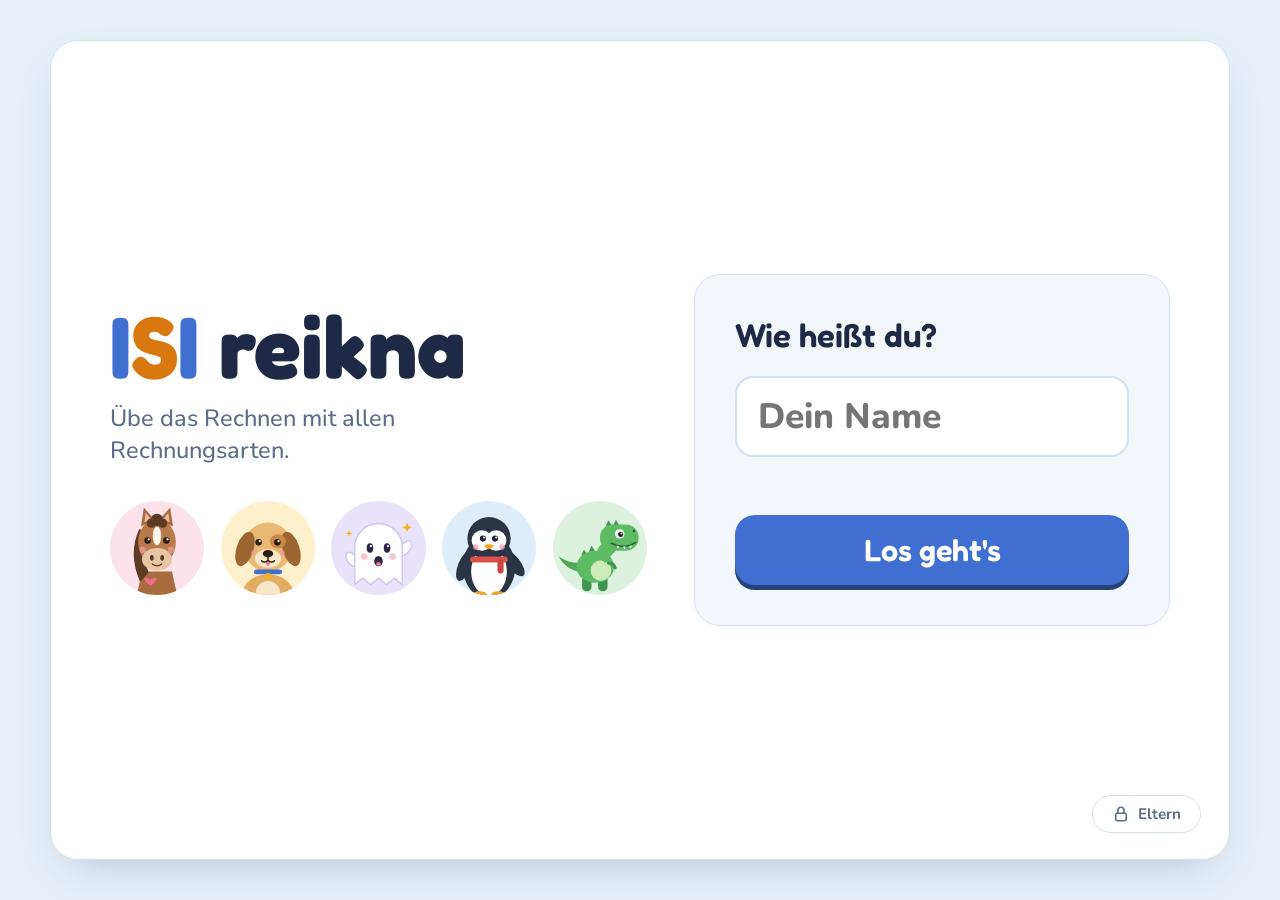
<file: index.html>
<!doctype html>
<html lang="de">
<head>
<meta charset="utf-8">
<meta name="viewport" content="width=device-width, initial-scale=1, viewport-fit=cover">
<title>ISI reikna</title>
<meta name="description" content="Rechnen üben – für Volksschulkinder.">
<meta name="apple-mobile-web-app-capable" content="yes">
<meta name="mobile-web-app-capable" content="yes">
<meta name="apple-mobile-web-app-title" content="ISI reikna">
<meta name="apple-mobile-web-app-status-bar-style" content="default">
<link rel="apple-touch-icon" href="bilder/app-icon-180.png">
<link rel="icon" href="bilder/app-icon.svg" type="image/svg+xml">
<link rel="stylesheet" href="app.css">
</head>
<body>
<main class="app" id="app">

  <!-- START -->
  <section class="screen" id="s-start">
    <div class="start">
      <div class="hello">
        <h1><span class="logo-i">I</span><span class="logo-s">S</span><span class="logo-i">I</span> <span class="logo-r">reikna</span></h1>
        <p>Übe das Rechnen mit allen Rechnungsarten.</p>
        <div class="friends" id="friends"></div>
      </div>
      <form class="name-card" id="name-form" novalidate>
        <label for="name">Wie heißt du?</label>
        <input id="name" name="name" autocomplete="off" autocapitalize="words" spellcheck="false" maxlength="20" placeholder="Dein Name">
        <p class="name-error" id="name-error" role="alert"></p>
        <button class="big-btn" type="submit">Los geht's</button>
      </form>
    </div>
    <button class="parent-link" id="open-parents" type="button">
      <svg viewBox="0 0 24 24" fill="none" stroke="currentColor" stroke-width="2.2" stroke-linecap="round" stroke-linejoin="round" aria-hidden="true"><rect x="5" y="11" width="14" height="10" rx="2"/><path d="M8 11V7a4 4 0 0 1 8 0v4"/></svg>
      Eltern
    </button>
  </section>

  <!-- AUSWAHL -->
  <section class="screen" id="s-auswahl" hidden>
    <header class="topbar">
      <div class="brand"><span class="logo-i">I</span><span class="logo-s">S</span><span class="logo-i">I</span> <span class="logo-r">reikna</span></div>
      <div class="spacer"></div>
      <button class="back" type="button" data-go="start">Zurück</button>
    </header>
    <div class="choose">
      <div class="choose-main">
        <h2 id="a-title">Was möchtest du üben?</h2>
        <div class="choose-group">
          <h3>Rechenart</h3>
          <div class="choice-grid two">
            <button type="button" class="choice op" data-rechenart="plus"><b>+</b><span>Plusrechnen</span></button>
            <button type="button" class="choice op" data-rechenart="minus"><b>−</b><span>Minusrechnen</span></button>
            <button type="button" class="choice op" data-rechenart="mal"><b>×</b><span>Malrechnen</span></button>
            <button type="button" class="choice op" data-rechenart="div"><b><span class="geteilt" role="img" aria-label="geteilt durch">−</span></b><span>Dividieren</span></button>
          </div>
        </div>
        <div class="choose-group">
          <h3>Schwierigkeit</h3>
          <div class="choice-grid three" id="a-stufen"></div>
        </div>
      </div>
      <div class="choose-side">
        <div class="choose-option" id="a-option"></div>
        <div class="choose-go">
          <p class="hint">Du übst:</p>
          <p class="choose-summary" id="a-summary"></p>
          <button class="big-btn" type="button" id="a-start">Los geht's</button>
        </div>
      </div>
    </div>
  </section>

  <!-- COUNTDOWN -->
  <section class="screen" id="s-countdown" hidden>
    <div class="center-screen">
      <p id="cd-text">Mach dich bereit!</p>
      <div class="count" id="cd-num" aria-live="assertive">3</div>
      <p class="cd-mode" id="cd-mode"></p>
    </div>
  </section>

  <!-- RECHNEN -->
  <section class="screen" id="s-rechnen" hidden>
    <header class="topbar">
      <div class="brand"><span class="logo-i">I</span><span class="logo-s">S</span><span class="logo-i">I</span> <span class="logo-r">reikna</span></div>
      <div class="spacer"></div>
      <span class="chip" id="who"></span>
      <button class="icon-btn sound-btn" type="button" aria-label="Ton aus" title="Ton an/aus"></button>
      <button class="icon-btn" type="button" id="abort" aria-label="Runde abbrechen" title="Runde abbrechen">
        <svg viewBox="0 0 24 24" fill="none" stroke="currentColor" stroke-width="2.6" stroke-linecap="round" aria-hidden="true"><path d="M6 6l12 12M18 6L6 18"/></svg>
      </button>
    </header>
    <div class="play">
      <div class="task-side">
        <div>
          <div class="counter" id="counter"></div>
          <div class="dots" id="dots"></div>
        </div>
        <div class="equation"><span id="task"></span><span class="answer empty" id="answer">?</span></div>
        <div class="feedback" id="feedback" hidden></div>
      </div>
      <div class="pad-side"><div class="pad" id="pad"></div></div>
    </div>
  </section>

  <!-- ABBRUCH -->
  <section class="screen" id="s-abbruch" hidden>
    <header class="topbar"><div class="brand"><span class="logo-i">I</span><span class="logo-s">S</span><span class="logo-i">I</span> <span class="logo-r">reikna</span></div></header>
    <div class="center-screen">
      <h2>Runde abgebrochen</h2>
      <p>Du kannst jederzeit eine neue Runde starten.</p>
      <div class="actions center">
        <button class="big-btn" type="button" data-action="again">Neue Runde</button>
        <button class="big-btn ghost" type="button" data-go="auswahl">Andere Übung</button>
        <button class="big-btn ghost" type="button" data-go="start">Zum Start</button>
      </div>
    </div>
  </section>

  <!-- ERGEBNIS -->
  <section class="screen" id="s-ergebnis" hidden>
    <header class="topbar">
      <div class="brand"><span class="logo-i">I</span><span class="logo-s">S</span><span class="logo-i">I</span> <span class="logo-r">reikna</span></div>
      <div class="spacer"></div>
      <span class="chip" id="who2"></span>
      <button class="icon-btn sound-btn" type="button" aria-label="Ton aus" title="Ton an/aus"></button>
    </header>
    <div class="result">
      <div class="reward">
        <div class="badge" id="r-badge"><img id="r-img" alt=""></div>
        <div class="stars" id="r-stars"></div>
      </div>
      <div class="summary">
        <h2 id="r-title"></h2>
        <p class="lead" id="r-lead"></p>
        <dl class="stats">
          <dt>Übung</dt><dd id="r-mode"></dd>
          <dt>Richtig</dt><dd id="r-correct"></dd>
          <dt>Gesamtdauer</dt><dd id="r-total"></dd>
          <dt>Schnellste Antwort</dt><dd id="r-fast"></dd>
          <dt>Langsamste Antwort</dt><dd id="r-slow"></dd>
        </dl>
        <div class="actions">
          <button class="big-btn" type="button" data-action="again">Nochmal üben</button>
          <button class="big-btn ghost" type="button" data-go="auswahl">Andere Übung</button>
          <button class="big-btn ghost" type="button" data-go="start">Fertig</button>
        </div>
      </div>
    </div>
  </section>

  <!-- PIN -->
  <section class="screen" id="s-pin" hidden>
    <header class="topbar">
      <div class="brand"><span class="logo-i">I</span><span class="logo-s">S</span><span class="logo-i">I</span> <span class="logo-r">reikna</span></div>
      <div class="spacer"></div>
      <button class="back" type="button" id="pin-back">Zurück</button>
    </header>
    <div class="pin">
      <div>
        <h2 id="pin-title">Elternbereich</h2>
        <p id="pin-text">Bitte die 4-stellige PIN eingeben.</p>
        <div class="pin-dots" id="pin-dots"><i></i><i></i><i></i><i></i></div>
        <div class="pin-msg" id="pin-msg" role="status"></div>
        <button class="text-link" type="button" id="pin-forgot">PIN vergessen?</button>
      </div>
      <div class="pad" id="pin-pad"></div>
    </div>
  </section>

  <!-- ELTERN ÜBERSICHT -->
  <section class="screen" id="s-eltern" hidden>
    <header class="topbar">
      <div class="brand"><span class="logo-i">I</span><span class="logo-s">S</span><span class="logo-i">I</span> <span class="logo-r">reikna</span></div>
      <span class="chip">Elternbereich</span>
      <div class="spacer"></div>
      <button class="back" type="button" data-go="start">Abmelden</button>
    </header>
    <div class="parents">
      <div class="p-main">
        <h2>Alle Übungen</h2>
        <p class="sub">Neueste zuerst. Tippe auf eine Übung, um jede Rechnung zu sehen.</p>
        <div class="tbl-wrap" id="sessions-wrap">
          <table>
            <thead><tr><th>Datum</th><th>Kind</th><th>Übung</th><th>Ergebnis</th><th>Dauer</th><th>Ø Antwort</th><th>Schnellste</th><th>Langsamste</th><th></th></tr></thead>
            <tbody id="sessions"></tbody>
          </table>
        </div>
        <p class="empty-state" id="sessions-empty" hidden>Noch keine Übungen gespeichert. Sobald eine Runde gerechnet oder abgebrochen wird, erscheint sie hier.</p>
      </div>
      <aside class="p-side">
        <h3>Daten &amp; Einstellungen</h3>
        <button class="side-btn" type="button" id="export-json">Sicherung exportieren<small>Alle Übungen als Datei (.json)</small></button>
        <button class="side-btn" type="button" id="export-csv">Für Excel exportieren<small>Alle Rechnungen als Tabelle (.csv)</small></button>
        <button class="side-btn" type="button" id="import-json">Sicherung importieren<small>Übungen aus Datei hinzufügen</small></button>
        <button class="side-btn" type="button" id="pin-change">PIN ändern<small>Neue 4-stellige PIN festlegen</small></button>
        <input type="file" id="import-file" accept=".json,application/json" hidden>
        <p class="version">ISI reikna · Version 0.7</p>
      </aside>
    </div>
  </section>

  <!-- DETAIL -->
  <section class="screen" id="s-detail" hidden>
    <header class="topbar">
      <div class="brand"><span class="logo-i">I</span><span class="logo-s">S</span><span class="logo-i">I</span> <span class="logo-r">reikna</span></div>
      <span class="chip">Elternbereich</span>
      <div class="spacer"></div>
      <button class="back" type="button" data-go="eltern">Zur Übersicht</button>
    </header>
    <div class="p-main">
      <h2 id="d-title"></h2>
      <p class="sub" id="d-sub"></p>
      <div class="tiles">
        <div class="tile"><span>Richtig</span><b id="d-correct"></b></div>
        <div class="tile"><span>Gesamtdauer</span><b id="d-total"></b></div>
        <div class="tile"><span>Ø Antwortzeit</span><b id="d-avg"></b></div>
        <div class="tile"><span>Schnellste</span><b id="d-fast"></b></div>
        <div class="tile"><span>Langsamste</span><b id="d-slow"></b></div>
      </div>
      <div class="tbl-wrap">
        <table>
          <thead><tr><th>Nr.</th><th>Aufgabe</th><th id="d-info-head">Reihe</th><th>Eingabe</th><th>Richtige Lösung</th><th>Ergebnis</th><th>Dauer</th></tr></thead>
          <tbody id="calcs"></tbody>
        </table>
      </div>
    </div>
  </section>

  <!-- Dialog -->
  <div class="overlay" id="overlay" hidden>
    <div class="dialog" role="dialog" aria-modal="true" aria-labelledby="dlg-title">
      <h2 id="dlg-title"></h2>
      <p id="dlg-text"></p>
      <input id="dlg-input" inputmode="numeric" autocomplete="off" hidden>
      <div class="actions" id="dlg-actions"></div>
    </div>
  </div>

  <div class="toast" id="toast" hidden role="status"></div>
</main>
<script src="app.js"></script>
</body>
</html>
</file>
<file: app.css>
/* Schriften: Fredoka & Nunito (SIL Open Font License, siehe schriften/) */
@font-face { font-family: "Fredoka"; font-style: normal; font-weight: 500; font-display: swap; src: url("schriften/fredoka-latin-500-normal.woff2") format("woff2"); }
@font-face { font-family: "Fredoka"; font-style: normal; font-weight: 600; font-display: swap; src: url("schriften/fredoka-latin-600-normal.woff2") format("woff2"); }
@font-face { font-family: "Fredoka"; font-style: normal; font-weight: 700; font-display: swap; src: url("schriften/fredoka-latin-700-normal.woff2") format("woff2"); }
@font-face { font-family: "Nunito"; font-style: normal; font-weight: 500; font-display: swap; src: url("schriften/nunito-latin-500-normal.woff2") format("woff2"); }
@font-face { font-family: "Nunito"; font-style: normal; font-weight: 700; font-display: swap; src: url("schriften/nunito-latin-700-normal.woff2") format("woff2"); }
@font-face { font-family: "Nunito"; font-style: normal; font-weight: 800; font-display: swap; src: url("schriften/nunito-latin-800-normal.woff2") format("woff2"); }
/* ISI reikna – Gestaltung
   Layout: Querformat-Tablet-Rahmen (1180×820), passt sich an Breite und Höhe an.
   Links Inhalt/Aufgabe, rechts Bedienung. Farben als Variablen (hell + dunkel). */
:root {
  --bg: #E7F0F9;
  --surface: #FFFFFF;
  --surface-2: #F3F7FC;
  --ink: #1E2A45;
  --muted: #5E6C8A;
  --line: #D5E0EE;
  --primary: #3F6FD1;
  --primary-ink: #FFFFFF;
  --key: #FFFFFF;
  --key-edge: #C6D5EA;
  --good: #23885A;
  --good-bg: #DFF4E8;
  --bad: #C8463D;
  --bad-bg: #FCE7E4;
  --star: #F2B21F;
  --star-empty: #D8E1ED;
  --b-horse: #FBE2EB;
  --b-puppy: #FFF0CC;
  --b-ghost: #E8E3FA;
  --b-rex: #DCF2DE;
  --b-pingu: #DDEEFA;
  --primary-edge: #26437D; --good-edge: #134B32; --primary-soft: #E4EBF9; --primary-glow: rgba(63, 111, 209, .55);
  --star-soft: rgba(242, 178, 31, .22); --track: rgba(0, 0, 0, .1); --scrim: rgba(30, 42, 69, .45);
  --brand-2: #D9780F;
  --font-display: "Fredoka", "Nunito", "Trebuchet MS", system-ui, sans-serif;
  --font-body: "Nunito", "Segoe UI", system-ui, sans-serif;
}
@media (prefers-color-scheme: dark) {
  :root:not([data-theme="light"]) {
    --bg: #121929; --surface: #1B2438; --surface-2: #222D45; --ink: #EAF0FA; --muted: #A2B0CA;
    --line: #2E3A55; --primary: #82A6F2; --primary-ink: #0E1526; --key: #26314B; --key-edge: #0B1120;
    --good: #62CD92; --good-bg: #173426; --bad: #F08A82; --bad-bg: #3A1F1E; --star: #F5C24A; --star-empty: #34405A;
    --b-horse: #3F2B38; --b-puppy: #3E3522; --b-ghost: #2F2A49; --b-rex: #21392A; --b-pingu: #1F3248;
    --primary-edge: #4E6491; --good-edge: #367150; --primary-soft: #29364F; --primary-glow: rgba(130, 166, 242, .55);
    --star-soft: rgba(245, 194, 74, .22); --track: rgba(255, 255, 255, .15); --scrim: rgba(5, 8, 15, .6); --brand-2: #F5A54A;
    color-scheme: dark;
  }
}
:root[data-theme="dark"] {
  --bg: #121929; --surface: #1B2438; --surface-2: #222D45; --ink: #EAF0FA; --muted: #A2B0CA;
  --line: #2E3A55; --primary: #82A6F2; --primary-ink: #0E1526; --key: #26314B; --key-edge: #0B1120;
  --good: #62CD92; --good-bg: #173426; --bad: #F08A82; --bad-bg: #3A1F1E; --star: #F5C24A; --star-empty: #34405A;
  --b-horse: #3F2B38; --b-puppy: #3E3522; --b-ghost: #2F2A49; --b-rex: #21392A; --b-pingu: #1F3248;
    --primary-edge: #4E6491; --good-edge: #367150; --primary-soft: #29364F; --primary-glow: rgba(130, 166, 242, .55);
    --star-soft: rgba(245, 194, 74, .22); --track: rgba(255, 255, 255, .15); --scrim: rgba(5, 8, 15, .6); --brand-2: #F5A54A;
  color-scheme: dark;
}
* { box-sizing: border-box; }
[hidden] { display: none !important; }
body {
  background: var(--bg); color: var(--ink); font-family: var(--font-body); font-size: 16px;
  padding-left: max(16px, env(safe-area-inset-left, 0px));
  padding-right: max(16px, env(safe-area-inset-right, 0px));
  padding-block: max(12px, env(safe-area-inset-top, 0px)) max(12px, env(safe-area-inset-bottom, 0px));
  margin: 0; min-height: 100vh; min-height: 100dvh; display: grid; place-items: center;
  overscroll-behavior: none;
}
button { font: inherit; color: inherit; cursor: pointer; }
button:focus-visible, input:focus-visible { outline: 3px solid var(--primary); outline-offset: 3px; }


/* App-Rahmen */
.app {
  container-type: inline-size; margin: 0 auto; aspect-ratio: 1180 / 820;
  width: min(1180px, 100%);
  width: min(1180px, 100%, calc((100dvh - 24px) * 1180 / 820));
  background: var(--surface); border-radius: 28px; border: 1px solid var(--line);
  box-shadow: 0 18px 50px -24px rgba(30, 50, 90, .35); overflow: hidden; position: relative;
  display: flex; flex-direction: column;
}
.screen { flex: 1; display: flex; flex-direction: column; min-height: 0; }
.topbar { display: flex; align-items: center; gap: calc(2 * var(--cq)); padding: calc(1.6 * var(--cq)) calc(2.6 * var(--cq)); border-bottom: 1px solid var(--line); }
.brand { font-family: var(--font-display); font-weight: 700; font-size: clamp(18px, calc(2.2 * var(--cq)), 28px); letter-spacing: .01em; }
.brand span { color: var(--primary); }
.spacer { flex: 1; }
.chip { display: inline-flex; align-items: center; gap: 8px; background: var(--surface-2); border: 1px solid var(--line); border-radius: 999px; padding: calc(.5 * var(--cq)) calc(1.4 * var(--cq)); font-weight: 700; font-size: clamp(13px, calc(1.4 * var(--cq)), 18px); }
.icon-btn { border: 1px solid var(--line); background: var(--surface-2); border-radius: 14px; width: clamp(40px, calc(4.4 * var(--cq)), 54px); height: clamp(40px, calc(4.4 * var(--cq)), 54px); display: grid; place-items: center; }
.icon-btn svg { width: 55%; height: 55%; }

/* Start */
.start { flex: 1; display: grid; grid-template-columns: 1.1fr 1fr; gap: calc(4 * var(--cq)); padding: calc(4 * var(--cq)) calc(5 * var(--cq)); align-items: center; }
.hello h1 { font-family: var(--font-display); font-weight: 700; font-size: clamp(40px, calc(7.4 * var(--cq)), 92px); line-height: .95; margin: 0 0 calc(1.2 * var(--cq)); text-wrap: balance; }
.hello h1 span { color: var(--primary); }
.hello p { font-size: clamp(16px, calc(2 * var(--cq)), 24px); color: var(--muted); margin: 0 0 calc(3 * var(--cq)); max-width: 32ch; }
.friends { display: flex; gap: calc(1.4 * var(--cq)); }
.friends .badge { width: clamp(56px, calc(8 * var(--cq)), 104px); }
.name-card { background: var(--surface-2); border: 1px solid var(--line); border-radius: 26px; padding: calc(3.4 * var(--cq)); display: grid; gap: calc(1.8 * var(--cq)); }
.name-card label { font-family: var(--font-display); font-weight: 600; font-size: clamp(20px, calc(2.8 * var(--cq)), 34px); }
.name-card input { font: inherit; font-weight: 800; font-size: clamp(22px, calc(3 * var(--cq)), 38px); padding: calc(1.2 * var(--cq)) calc(1.8 * var(--cq)); border-radius: 18px; border: 2px solid var(--line); background: var(--surface); color: var(--ink); width: 100%; }
.big-btn { font-family: var(--font-display); font-weight: 600; font-size: clamp(20px, calc(2.6 * var(--cq)), 32px); border: 0; border-radius: 20px; padding: calc(1.4 * var(--cq)) calc(2.4 * var(--cq)); background: var(--primary); color: var(--primary-ink); box-shadow: 0 5px 0 var(--primary-edge); }
.big-btn:active { transform: translateY(3px); box-shadow: 0 2px 0 var(--primary-edge); }
.big-btn.ghost { background: var(--surface-2); color: var(--ink); border: 2px solid var(--line); box-shadow: none; }
.hint { font-size: clamp(12px, calc(1.2 * var(--cq)), 15px); color: var(--muted); margin: 0; }
.parent-link { position: absolute; right: calc(2.4 * var(--cq)); bottom: calc(2.2 * var(--cq)); display: inline-flex; align-items: center; gap: 8px; border: 1px solid var(--line); background: var(--surface); border-radius: 999px; padding: calc(.7 * var(--cq)) calc(1.6 * var(--cq)); font-weight: 700; color: var(--muted); font-size: clamp(13px, calc(1.3 * var(--cq)), 16px); }
.parent-link svg { width: 18px; height: 18px; }

/* Rechnen */
.play { flex: 1; display: grid; grid-template-columns: 1.25fr 1fr; min-height: 0; }
.task-side { display: flex; flex-direction: column; justify-content: center; gap: calc(2.4 * var(--cq)); padding: calc(3 * var(--cq)) calc(4 * var(--cq)); border-right: 1px solid var(--line); }
.counter { font-weight: 800; color: var(--muted); font-size: clamp(14px, calc(1.6 * var(--cq)), 20px); letter-spacing: .04em; }
.dots { display: flex; gap: calc(.8 * var(--cq)); margin-top: 10px; }
.dots i { width: clamp(12px, calc(1.7 * var(--cq)), 22px); aspect-ratio: 1; border-radius: 50%; background: var(--star-empty); }
.dots i.ok { background: var(--good); }
.dots i.no { background: var(--bad); }
.dots i.now { background: transparent; box-shadow: inset 0 0 0 3px var(--primary); }
.equation { display: flex; align-items: center; gap: calc(2 * var(--cq)); font-family: var(--font-display); font-weight: 700; font-size: clamp(48px, calc(8 * var(--cq)), 104px); line-height: 1; font-variant-numeric: tabular-nums; white-space: nowrap; }
.answer { min-width: 2em; padding: .12em .3em; border-radius: 22px; border: 4px dashed var(--line); text-align: center; color: var(--ink); background: var(--surface-2); }
.answer.empty { color: var(--muted); }
.answer.ok { border: 4px solid var(--good); background: var(--good-bg); }
.answer.no { border: 4px solid var(--bad); background: var(--bad-bg); }
.feedback { border-radius: 22px; padding: calc(1.8 * var(--cq)) calc(2.2 * var(--cq)); display: flex; align-items: center; gap: calc(2 * var(--cq)); }
.feedback.ok { background: var(--good-bg); color: var(--good); }
.feedback.no { background: var(--bad-bg); color: var(--bad); }
.feedback .fb-icon { width: clamp(40px, calc(5 * var(--cq)), 64px); flex: none; }
.feedback .fb-text { flex: 1; min-width: 0; }
.feedback b { display: block; font-family: var(--font-display); font-weight: 700; font-size: clamp(22px, calc(3 * var(--cq)), 38px); }
.feedback span { color: var(--ink); font-size: clamp(15px, calc(1.8 * var(--cq)), 22px); font-weight: 700; }
.feedback .big-btn { font-size: clamp(16px, calc(2 * var(--cq)), 24px); padding: calc(1 * var(--cq)) calc(2 * var(--cq)); }
.pad-side { display: grid; place-items: center; padding: calc(2.4 * var(--cq)); background: var(--surface-2); }
.pad { display: grid; grid-template-columns: repeat(3, 1fr); gap: calc(1.4 * var(--cq)); width: 100%; max-width: calc(40 * var(--cq)); }
.pad button { aspect-ratio: 1.25; border: 0; border-radius: 20px; background: var(--key); box-shadow: 0 5px 0 var(--key-edge); font-family: var(--font-display); font-weight: 600; font-size: clamp(26px, calc(3.6 * var(--cq)), 46px); font-variant-numeric: tabular-nums; }
.pad button:active { transform: translateY(3px); box-shadow: 0 2px 0 var(--key-edge); }
.pad button.ok { background: var(--good); color: #fff; box-shadow: 0 5px 0 var(--good-edge); font-size: clamp(18px, calc(2.4 * var(--cq)), 30px); }
.pad button.soft { font-size: clamp(16px, calc(2 * var(--cq)), 26px); color: var(--muted); }
.pad button:disabled { opacity: .45; cursor: default; }

/* Ergebnis */
.result { flex: 1; display: grid; grid-template-columns: 1fr 1.15fr; gap: calc(4 * var(--cq)); padding: calc(3.4 * var(--cq)) calc(5 * var(--cq)); align-items: center; }
.reward { display: grid; justify-items: center; gap: calc(2 * var(--cq)); }
.reward .badge { width: min(calc(34 * var(--cq)), 100%); }
.stars { display: flex; justify-content: center; gap: calc(.8 * var(--cq)); }
.stars svg { width: clamp(30px, calc(5 * var(--cq)), 62px); height: auto; color: var(--star-empty); }
.stars svg.on { color: var(--star); }
.summary h2 { font-family: var(--font-display); font-weight: 700; font-size: clamp(30px, calc(4.8 * var(--cq)), 60px); margin: 0 0 calc(.6 * var(--cq)); line-height: 1.05; text-wrap: balance; }
.summary .lead { font-size: clamp(16px, calc(2 * var(--cq)), 24px); color: var(--muted); margin: 0 0 calc(2.4 * var(--cq)); max-width: 34ch; }
.stats { display: grid; grid-template-columns: auto 1fr; gap: calc(1 * var(--cq)) calc(2.4 * var(--cq)); margin: 0 0 calc(3 * var(--cq)); padding: calc(2 * var(--cq)) calc(2.4 * var(--cq)); background: var(--surface-2); border-radius: 20px; font-size: clamp(15px, calc(1.8 * var(--cq)), 22px); }
.stats dt { color: var(--muted); font-weight: 700; }
.stats dd { margin: 0; font-weight: 800; font-variant-numeric: tabular-nums; }
.stats dd small { font-weight: 700; color: var(--muted); }
.actions { display: flex; flex-wrap: wrap; gap: calc(1.4 * var(--cq)); }

/* Bilder */
.badge { aspect-ratio: 1; border-radius: 50%; overflow: hidden; display: block; }
.badge svg { width: 100%; height: 100%; display: block; }
.badge.horse { background: var(--b-horse); } .badge.puppy { background: var(--b-puppy); }
.badge.ghost { background: var(--b-ghost); } .badge.rex { background: var(--b-rex); } .badge.pingu { background: var(--b-pingu); }

/* PIN */
.pin { flex: 1; display: grid; grid-template-columns: 1fr 1fr; gap: calc(4 * var(--cq)); padding: calc(3 * var(--cq)) calc(5 * var(--cq)); align-items: center; }
.pin h2 { font-family: var(--font-display); font-weight: 700; font-size: clamp(28px, calc(4 * var(--cq)), 50px); margin: 0 0 calc(1 * var(--cq)); }
.pin p { color: var(--muted); font-size: clamp(15px, calc(1.8 * var(--cq)), 21px); margin: 0 0 calc(2.4 * var(--cq)); }
.pin-dots { display: flex; gap: calc(1.6 * var(--cq)); margin-bottom: calc(1.6 * var(--cq)); }
.pin-dots i { width: clamp(18px, calc(2.4 * var(--cq)), 30px); aspect-ratio: 1; border-radius: 50%; border: 3px solid var(--muted); }
.pin-dots i.on { background: var(--ink); border-color: var(--ink); }
.pin-msg { min-height: 1.5em; color: var(--bad); font-weight: 800; }
.shake { animation: shake .35s; }
@keyframes shake { 25% { transform: translateX(-8px); } 75% { transform: translateX(8px); } }

/* Elternbereich */
.parents { flex: 1; display: grid; grid-template-columns: 1fr calc(19 * var(--cq)); min-height: 0; }
.p-main { padding: calc(2.6 * var(--cq)) calc(3 * var(--cq)); overflow: auto; min-width: 0; }
.p-side { padding: calc(2.6 * var(--cq)); border-left: 1px solid var(--line); background: var(--surface-2); display: flex; flex-direction: column; gap: calc(1.2 * var(--cq)); }
.p-side h3 { margin: 0 0 calc(.4 * var(--cq)); font-size: 12px; letter-spacing: .08em; text-transform: uppercase; color: var(--muted); }
.side-btn { text-align: left; border: 1px solid var(--line); background: var(--surface); border-radius: 14px; padding: calc(1.1 * var(--cq)) calc(1.4 * var(--cq)); font-weight: 800; font-size: clamp(14px, calc(1.4 * var(--cq)), 17px); }
.side-btn small { display: block; font-weight: 600; color: var(--muted); margin-top: 2px; }
.p-main h2 { font-family: var(--font-display); font-weight: 700; font-size: clamp(24px, calc(3 * var(--cq)), 38px); margin: 0 0 calc(.4 * var(--cq)); }
.p-main .sub { color: var(--muted); margin: 0 0 calc(2 * var(--cq)); }
.tbl-wrap { overflow-x: auto; }
table { width: 100%; border-collapse: collapse; font-size: clamp(14px, calc(1.45 * var(--cq)), 18px); font-variant-numeric: tabular-nums; }
th { text-align: left; font-size: 12px; letter-spacing: .07em; text-transform: uppercase; color: var(--muted); font-weight: 800; padding: calc(.8 * var(--cq)) calc(.8 * var(--cq)); border-bottom: 2px solid var(--line); white-space: nowrap; }
td { padding: calc(1.1 * var(--cq)) calc(.8 * var(--cq)); border-bottom: 1px solid var(--line); white-space: nowrap; }
tbody tr.link { cursor: pointer; }
tbody tr.link:hover td { background: var(--surface-2); }
.pill { display: inline-flex; align-items: center; gap: 6px; border-radius: 999px; padding: 2px 10px; font-weight: 800; font-size: .92em; }
.pill.l0, .pill.l1, .pill.ok { background: var(--good-bg); color: var(--good); }
.pill.l2 { background: var(--star-soft); color: var(--ink); }
.pill.l3, .pill.l4, .pill.no { background: var(--bad-bg); color: var(--bad); }
.chev { color: var(--muted); font-weight: 800; }
.tiles { display: grid; grid-template-columns: repeat(5, 1fr); gap: calc(1.4 * var(--cq)); margin-bottom: calc(2.2 * var(--cq)); }
.tile { background: var(--surface-2); border-radius: 16px; padding: calc(1.4 * var(--cq)) calc(1.6 * var(--cq)); }
.tile span { display: block; font-size: 12px; letter-spacing: .07em; text-transform: uppercase; color: var(--muted); font-weight: 800; }
.tile b { font-family: var(--font-display); font-size: clamp(20px, calc(2.6 * var(--cq)), 32px); font-weight: 600; font-variant-numeric: tabular-nums; }
.tile small { color: var(--muted); font-weight: 700; }
.back { border: 1px solid var(--line); background: var(--surface-2); border-radius: 999px; padding: calc(.6 * var(--cq)) calc(1.6 * var(--cq)); font-weight: 800; font-size: clamp(13px, calc(1.3 * var(--cq)), 16px); }

.pill.neutral { background: var(--surface-2); color: var(--ink); border: 1px solid var(--line); }
.tag { display: inline-block; margin-left: 6px; font-size: .78em; font-weight: 800; color: var(--muted); border: 1px solid var(--line); border-radius: 999px; padding: 1px 8px; }
.auto-bar { height: 6px; border-radius: 3px; background: var(--track); overflow: hidden; margin-top: calc(.9 * var(--cq)); }
.auto-bar i { display: block; height: 100%; background: currentColor; transform-origin: left; animation: shrink linear forwards; }
@keyframes shrink { from { transform: scaleX(1); } to { transform: scaleX(0); } }
.center-screen { flex: 1; display: grid; place-items: center; align-content: center; gap: calc(2 * var(--cq)); padding: calc(4 * var(--cq)); text-align: center; }
.center-screen h2 { font-family: var(--font-display); font-weight: 700; font-size: clamp(30px, calc(4.6 * var(--cq)), 58px); margin: 0; }
.center-screen p { color: var(--muted); font-size: clamp(18px, calc(2.4 * var(--cq)), 30px); font-weight: 700; margin: 0; }
.count { font-family: var(--font-display); font-weight: 700; font-size: clamp(120px, calc(24 * var(--cq)), 300px); line-height: 1; color: var(--primary); animation: pop .9s ease-out; font-variant-numeric: tabular-nums; }
@keyframes pop { 0% { transform: scale(.4); opacity: 0; } 30% { transform: scale(1.08); opacity: 1; } 100% { transform: scale(1); opacity: 1; } }
.toast { position: absolute; left: 50%; bottom: calc(3 * var(--cq)); transform: translateX(-50%); background: var(--ink); color: var(--bg); padding: 10px 18px; border-radius: 12px; font-weight: 700; font-size: 15px; }

/* Schmale Bildschirme (Handy/Hochformat): untereinander */
@media (max-width: 760px) {
  .app { aspect-ratio: auto; border-radius: 20px; width: 100%; }
  .start, .play, .result, .pin, .parents { grid-template-columns: 1fr; }
  .task-side { border-right: 0; border-bottom: 1px solid var(--line); }
  .p-side { border-left: 0; border-top: 1px solid var(--line); }
  .tiles { grid-template-columns: repeat(2, 1fr); }
  .pad { max-width: 360px; }
  .parent-link { position: static; margin: 0 16px 16px auto; }
  .start, .result, .pin { padding: 24px 18px; }
}
@media (prefers-reduced-motion: reduce) { .shake, .count, .auto-bar i { animation: none; } .big-btn:active, .pad button:active { transform: none; } }

/* Prototyp-Ergänzungen */
html { -webkit-text-size-adjust: 100%; }
button { touch-action: manipulation; -webkit-tap-highlight-color: transparent; }
.pad, .pad-side, .topbar, .dots { -webkit-user-select: none; user-select: none; }
.badge img { width: 100%; height: 100%; display: block; }
.stars { min-height: clamp(30px, calc(5 * var(--cq)), 62px); }
.stars img { width: clamp(30px, calc(5 * var(--cq)), 62px); height: auto; }
.actions.center { justify-content: center; }
.name-error { color: var(--bad); font-weight: 800; min-height: 1.3em; margin: calc(-0.6 * var(--cq)) 0 0; font-size: clamp(14px, calc(1.5 * var(--cq)), 18px); }
.text-link { border: 0; background: none; padding: 0; color: var(--primary); font-weight: 800; text-decoration: underline; text-underline-offset: 3px; margin-top: calc(1.4 * var(--cq)); }
.empty-state { padding: calc(3 * var(--cq)); border: 2px dashed var(--line); border-radius: 18px; color: var(--muted); text-align: center; font-weight: 700; margin: 0; }
.version { margin: auto 0 0; font-size: 12px; color: var(--muted); }
.overlay { position: absolute; inset: 0; z-index: 5; display: grid; place-items: center; padding: calc(3 * var(--cq)); background: var(--scrim); }
.dialog { background: var(--surface); border-radius: 24px; padding: calc(3.2 * var(--cq)); width: min(600px, 100%); display: grid; gap: calc(1.8 * var(--cq)); box-shadow: 0 24px 60px -20px rgba(0, 0, 0, .45); }
.dialog h2 { font-family: var(--font-display); font-weight: 700; font-size: clamp(24px, calc(3.2 * var(--cq)), 40px); margin: 0; text-wrap: balance; }
.dialog p { margin: 0; color: var(--muted); font-size: clamp(16px, calc(1.9 * var(--cq)), 22px); font-weight: 700; }
.dialog input { font: inherit; font-weight: 800; font-size: clamp(22px, calc(3 * var(--cq)), 36px); padding: calc(1 * var(--cq)) calc(1.6 * var(--cq)); border-radius: 16px; border: 2px solid var(--line); background: var(--surface-2); color: var(--ink); width: 100%; }
.dialog .actions { justify-content: flex-end; }
.dialog .big-btn { font-size: clamp(17px, calc(2.1 * var(--cq)), 26px); padding: calc(1.1 * var(--cq)) calc(2.2 * var(--cq)); }

/* Version 0.2: Auswahl von Rechenart und Stufe */
.choose { flex: 1; display: grid; grid-template-columns: 1.15fr 1fr; min-height: 0; }
.choose-main { padding: calc(2.6 * var(--cq)) calc(3.4 * var(--cq)); display: flex; flex-direction: column; gap: calc(2.2 * var(--cq)); border-right: 1px solid var(--line); min-width: 0; }
.choose-main h2 { font-family: var(--font-display); font-weight: 700; font-size: clamp(26px, calc(3.6 * var(--cq)), 46px); margin: 0; line-height: 1.1; text-wrap: balance; }
.choose-group { display: grid; gap: calc(1 * var(--cq)); }
.choose-group h3, .choose-option h3 { margin: 0; font-size: 12px; letter-spacing: .08em; text-transform: uppercase; color: var(--muted); font-weight: 800; }
.choose-side { padding: calc(2.6 * var(--cq)) calc(3 * var(--cq)); background: var(--surface-2); display: flex; flex-direction: column; gap: calc(2 * var(--cq)); min-width: 0; }
.choose-option { display: grid; gap: calc(1.2 * var(--cq)); align-content: start; flex: 1; }
.choose-option p { margin: 0; font-size: clamp(16px, calc(2 * var(--cq)), 24px); font-weight: 700; color: var(--ink); max-width: 30ch; }
.choose-go { display: grid; gap: calc(.8 * var(--cq)); }
.choose-go .hint { margin: 0; }
.choose-summary { margin: 0 0 calc(.6 * var(--cq)); font-family: var(--font-display); font-weight: 600; font-size: clamp(18px, calc(2.3 * var(--cq)), 28px); }
.choice-grid { display: grid; gap: calc(1.2 * var(--cq)); }
.choice-grid.two { grid-template-columns: repeat(2, 1fr); }
.choice-grid.three { grid-template-columns: repeat(3, 1fr); }
.choice-grid.six { grid-template-columns: repeat(4, 1fr); }
.choice { border: 2px solid var(--line); background: var(--surface); border-radius: 18px; padding: calc(1.2 * var(--cq)) calc(1 * var(--cq)); font-family: var(--font-display); font-weight: 600; font-size: clamp(17px, calc(2.1 * var(--cq)), 26px); color: var(--ink); box-shadow: 0 4px 0 var(--key-edge); }
.choice:active { transform: translateY(2px); box-shadow: 0 2px 0 var(--key-edge); }
.choice[aria-pressed="true"] { border-color: var(--primary); background: var(--primary-soft); box-shadow: 0 4px 0 var(--primary-glow); }
.choice.op { display: flex; align-items: center; justify-content: center; gap: calc(1.2 * var(--cq)); padding-block: calc(1.6 * var(--cq)); font-size: clamp(18px, calc(2.4 * var(--cq)), 30px); }
.choice.op b { font-size: 1.9em; line-height: 1; color: var(--primary); }
.choice.level { display: grid; gap: 4px; }
.choice.level small { font-family: var(--font-body); font-weight: 700; font-size: clamp(12px, calc(1.25 * var(--cq)), 15px); color: var(--muted); }
.cd-mode { font-size: clamp(16px, calc(2 * var(--cq)), 24px) !important; }
@media (max-width: 760px) {
  .choose { grid-template-columns: 1fr; }
  .choose-main { border-right: 0; border-bottom: 1px solid var(--line); }
}
@media (prefers-reduced-motion: reduce) { .choice:active { transform: none; } }
.mode-cell b { display: block; font-weight: 800; }
.mode-cell small { display: block; color: var(--muted); font-weight: 700; }
.result .actions { gap: calc(1 * var(--cq)); }
.result .actions .big-btn { font-size: clamp(15px, calc(1.9 * var(--cq)), 23px); padding: calc(1.1 * var(--cq)) calc(1.6 * var(--cq)); }
.result .summary h2 { font-size: clamp(28px, calc(4.2 * var(--cq)), 54px); }

/* Version 0.2.1: Größeneinheit --cq = 1 % der App-Breite.
   Neuere Browser rechnen sie selbst (cqi), ältere (z. B. iPadOS 15) bekommen sie per JavaScript. */
.app { --cq: 10px; }
@supports (width: 1cqi) { .app { --cq: 1cqi; } }

/* Logo (Version 0.7): beide „I“ blau, „S“ orange wie im App-Icon; „reikna“ in Schriftfarbe
   (dunkel auf hellem, weiß auf dunklem Hintergrund) */
.brand, .hello h1 { color: var(--ink); }
.brand .logo-i, .hello h1 .logo-i { color: var(--primary); }
.brand .logo-s, .hello h1 .logo-s { color: var(--brand-2); }
.brand .logo-r, .hello h1 .logo-r { color: var(--ink); }

/* Version 0.3: Rechenarten in zwei Zeilen (Plus | Minus, Mal | Dividieren), orange Rechenzeichen */
.zeichen { color: var(--brand-2); }
.choice.op { justify-content: flex-start; text-align: left; padding: calc(1.1 * var(--cq)) calc(1.6 * var(--cq)); font-size: clamp(16px, calc(2.1 * var(--cq)), 26px); }
.choice.op b { color: var(--brand-2); width: 1.1em; text-align: center; font-size: 1.7em; }
.choice.op span { display: grid; }
.choice.op small { font-family: var(--font-body); font-weight: 700; font-size: clamp(11px, calc(1.2 * var(--cq)), 14px); color: var(--muted); }
.choice.bald { cursor: default; background: var(--surface-2); border-style: dashed; box-shadow: none; color: var(--muted); }
.choice.bald b { color: var(--muted); opacity: .6; }
.choice.bald:active { transform: none; box-shadow: none; }

/* Version 0.4: Aufgabenspalte darf nicht breiter werden, die Aufgabe wird stattdessen verkleinert */
.task-side { min-width: 0; }

/* Version 0.6: Divisionszeichen ÷ = Minuszeichen mit je einem Punkt darüber und darunter (Issue #6) */
/* Der Strich des Minuszeichens liegt in Fredoka bei ca. 0,6 em (von oben); beide Punkte haben denselben Abstand dazu. */
.geteilt { position: relative; display: inline-block; line-height: 1; height: 1em; }
.geteilt::before, .geteilt::after { content: ""; position: absolute; left: 50%; width: .19em; height: .19em; margin-left: -.095em; border-radius: 50%; background: currentColor; }
.geteilt::before { top: .215em; }
.geteilt::after { top: .805em; }
/* Rechenzeichen auch im kleinen Text (Rückmeldung, Zeiten) orange */
.feedback .zeichen, small .zeichen { color: var(--brand-2); }
.choice.op b .geteilt { display: inline-block; }
</file>
